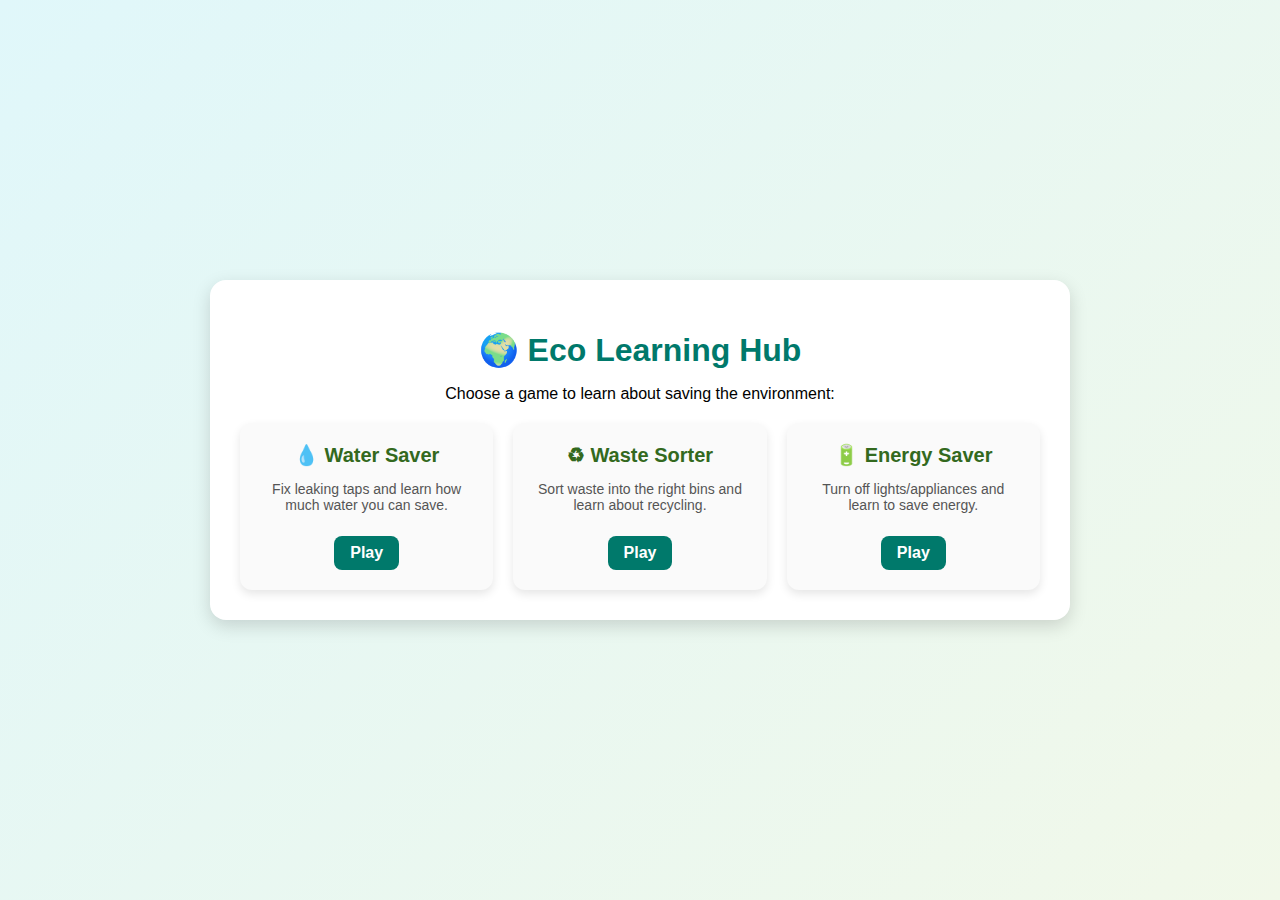
<file: index.html>
<!DOCTYPE html>
<html lang="en">
<head>
  <meta charset="UTF-8">
  <title>Eco Learning Hub</title>
  <link rel="stylesheet" href="index.css">
</head>
<body>
  <div class="container">
    <h1>🌍 Eco Learning Hub</h1>
    <p>Choose a game to learn about saving the environment:</p>

    <div class="game-grid">
      <div class="game-card">
        <h2>💧 Water Saver</h2>
        <p>Fix leaking taps and learn how much water you can save.</p>
        <a href="level1.html" class="play-btn">Play</a>
      </div>

      <div class="game-card">
        <h2>♻ Waste Sorter</h2>
        <p>Sort waste into the right bins and learn about recycling.</p>
        <a href="level2.html" class="play-btn">Play</a>
      </div>

      <div class="game-card">
        <h2>🔋 Energy Saver</h2>
        <p>Turn off lights/appliances and learn to save energy.</p>
        <a href="level3.html" class="play-btn">Play</a>
      </div>
    </div>
  </div>
</body>
</html>
</file>
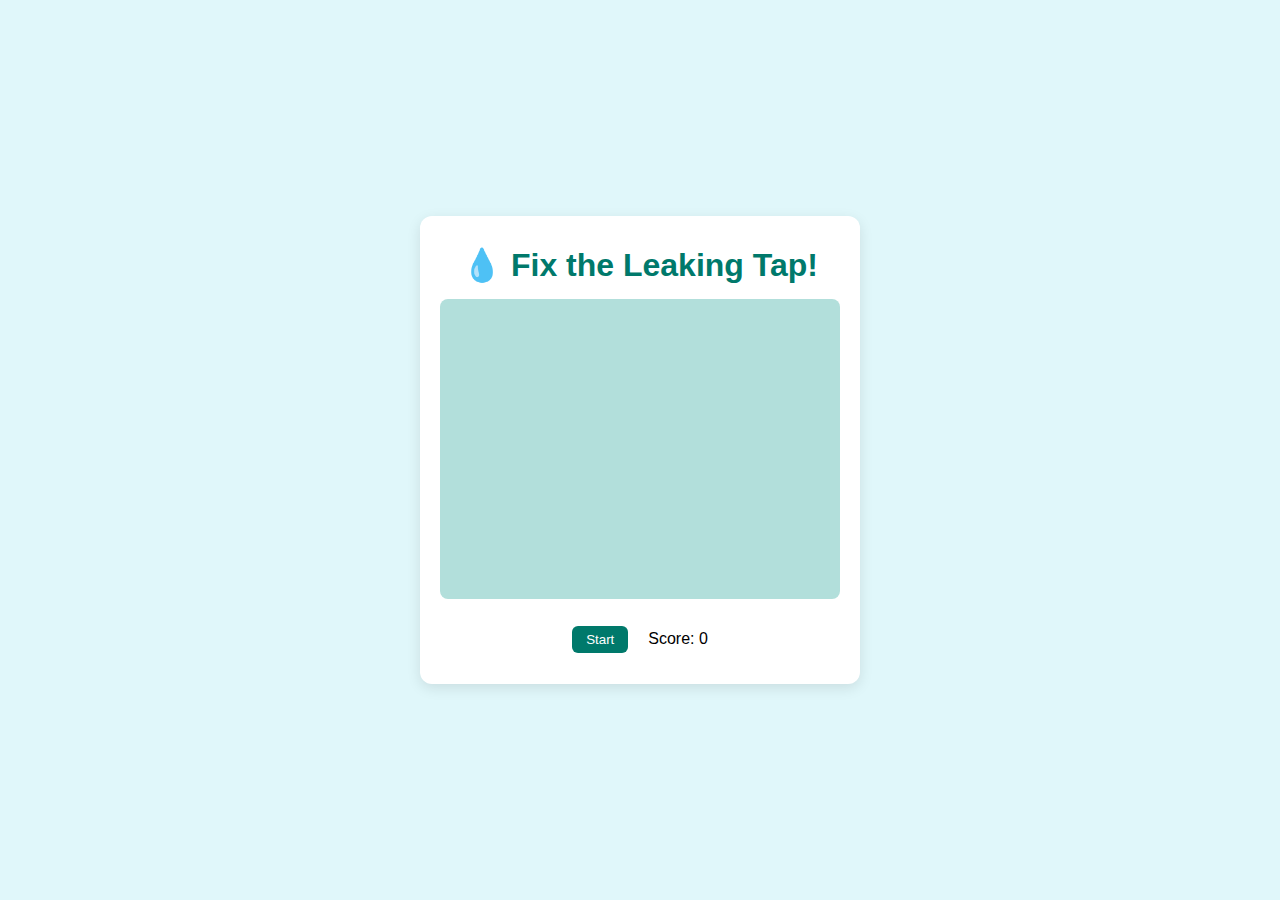
<file: level1.html>
<!DOCTYPE html>
<html lang="en">
<head>
  <meta charset="UTF-8">
  <title>Water Leaking Fix</title>
  <link rel="stylesheet" href="level1.css">
</head>
<body>
  <div class="game-container">
    <h1>💧 Fix the Leaking Tap!</h1>
    
    <!-- Game Area -->
    <div id="game-area"></div>
    
    <!-- HUD -->
    <div class="hud">
      <button onclick="startGame()">Start</button>
      <p>Score: <span id="score">0</span></p>
    </div>

    <!-- Quiz Section (hidden initially) -->
    <div id="quiz-section" class="hidden">
      <h2>🌍 Quick Quiz</h2>
      <p id="question"></p>
      <div id="options"></div>
      <p id="feedback"></p>
      <button id="next-btn" onclick="nextQuestion()" class="hidden">Next</button>
    </div>
  </div>

  <script src="level1.js"></script>
</body>
</html>
</file>
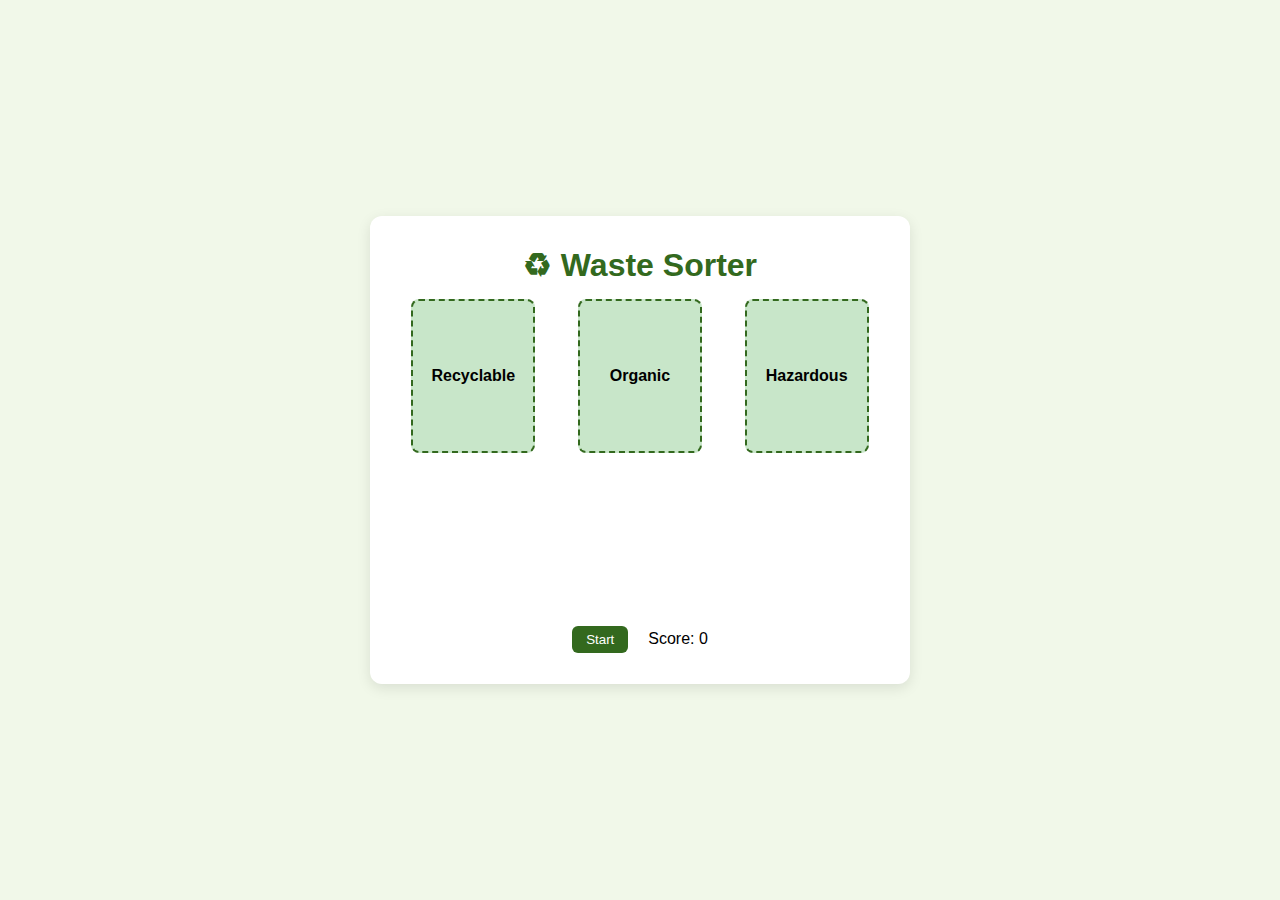
<file: level2.html>
<!DOCTYPE html>
<html lang="en">
<head>
  <meta charset="UTF-8">
  <title>Waste Sorter Game</title>
  <link rel="stylesheet" href="level2.css">
</head>
<body>
  <div class="game-container">
    <h1>♻ Waste Sorter</h1>

    <!-- Game Area -->
    <div id="game-area">
      <div class="bins">
        <div class="bin" id="recyclable">Recyclable</div>
        <div class="bin" id="organic">Organic</div>
        <div class="bin" id="hazardous">Hazardous</div>
      </div>
      <div id="items"></div>
    </div>

    <!-- HUD -->
    <div class="hud">
      <button onclick="startGame()">Start</button>
      <p>Score: <span id="score">0</span></p>
    </div>

    <!-- Quiz Section -->
    <div id="quiz-section" class="hidden">
      <h2>🌍 Quick Quiz</h2>
      <p id="question"></p>
      <div id="options"></div>
      <p id="feedback"></p>
      <button id="next-btn" onclick="nextQuestion()" class="hidden">Next</button>
    </div>
  </div>

  <script src="level2.js"></script>
</body>
</html>
</file>
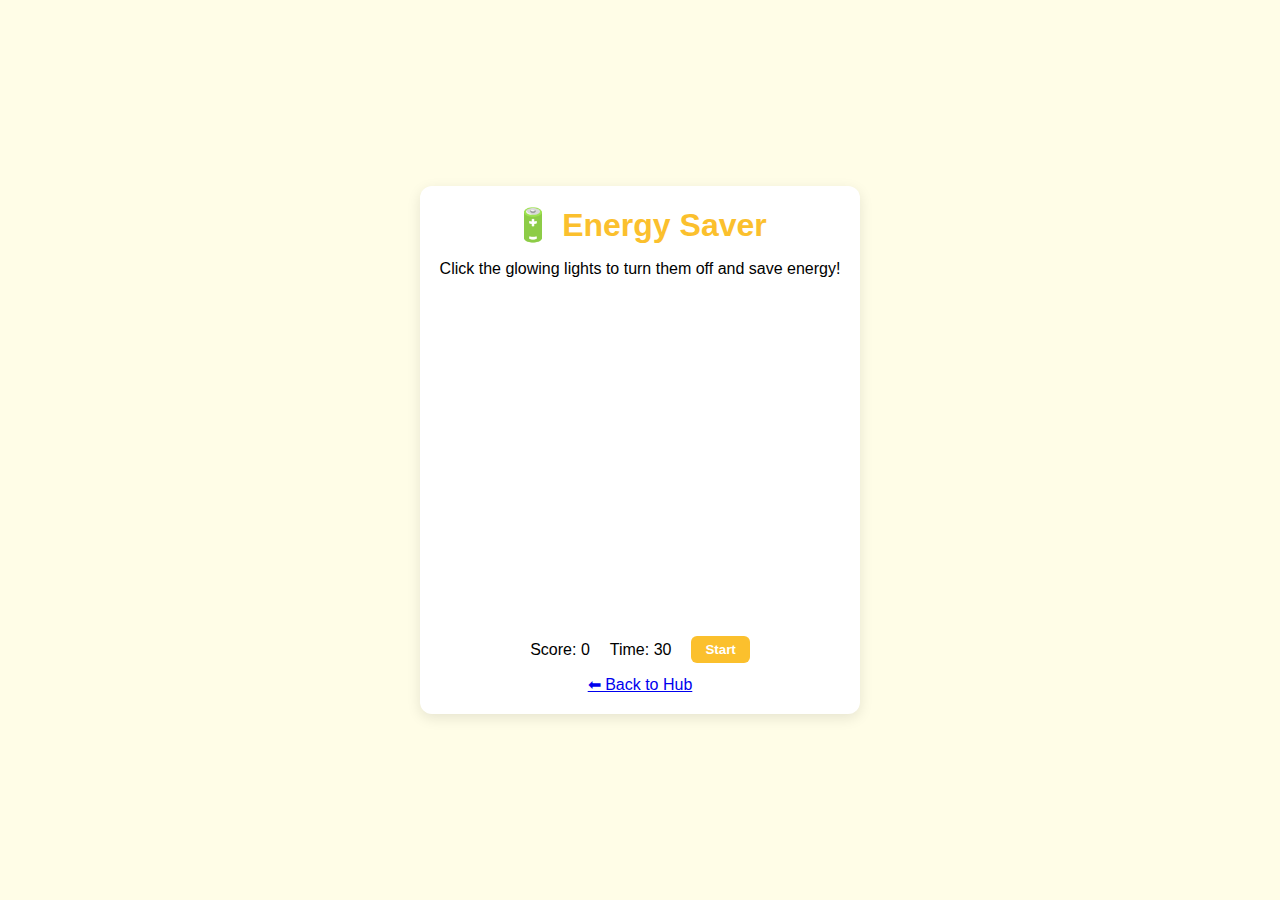
<file: level3.html>
<!DOCTYPE html>
<html lang="en">
<head>
  <meta charset="UTF-8">
  <title>Energy Saver</title>
  <link rel="stylesheet" href="level3.css">
</head>
<body>
  <div class="game-container">
    <h1>🔋 Energy Saver</h1>
    <p>Click the glowing lights to turn them off and save energy!</p>
    <div id="grid" class="grid"></div>

    <div class="hud">
      <span id="score">Score: 0</span>
      <span id="timer">Time: 30</span>
      <button id="startBtn">Start</button>
    </div>

    <a href="index.html" class="back-btn">⬅ Back to Hub</a>
  </div>

  <!-- Script loaded at the end -->
  <script src="level3.js"></script>
</body>
</html>
</file>
<file: index.css>
body {
  font-family: "Segoe UI", sans-serif;
  background: linear-gradient(135deg, #e0f7fa, #f1f8e9);
  margin: 0;
  display: flex;
  justify-content: center;
  align-items: center;
  height: 100vh;
}

.container {
  text-align: center;
  background: #fff;
  padding: 30px;
  border-radius: 16px;
  box-shadow: 0 6px 18px rgba(0,0,0,0.15);
  width: 800px;
}

h1 {
  margin-bottom: 10px;
  color: #00796b;
}

p {
  margin-bottom: 20px;
}

.game-grid {
  display: grid;
  grid-template-columns: repeat(3, 1fr);
  gap: 20px;
}

.game-card {
  background: #fafafa;
  padding: 20px;
  border-radius: 12px;
  box-shadow: 0 4px 10px rgba(0,0,0,0.1);
  transition: transform 0.2s, box-shadow 0.2s;
}

.game-card:hover {
  transform: translateY(-5px);
  box-shadow: 0 8px 20px rgba(0,0,0,0.15);
}

.game-card h2 {
  margin: 0 0 10px;
  color: #33691e;
  font-size: 20px;
}

.game-card p {
  font-size: 14px;
  color: #555;
  margin-bottom: 15px;
  min-height: 40px;
}

.play-btn {
  display: inline-block;
  padding: 8px 16px;
  background: #00796b;
  color: white;
  border-radius: 8px;
  text-decoration: none;
  font-weight: bold;
  transition: 0.3s;
}

.play-btn:hover {
  background: #004d40;
}

.disabled {
  opacity: 0.6;
  pointer-events: none;
}

.coming {
  display: inline-block;
  padding: 6px 10px;
  background: #ccc;
  border-radius: 6px;
  font-size: 12px;
  font-weight: bold;
  color: #333;
}
</file>
<file: level1.css>
body {
  font-family: "Segoe UI", sans-serif;
  background: #e0f7fa;
  margin: 0;
  display: flex;
  justify-content: center;
  align-items: center;
  height: 100vh;
}

.game-container {
  text-align: center;
  background: #fff;
  padding: 20px;
  border-radius: 12px;
  box-shadow: 0 4px 14px rgba(0,0,0,0.1);
  width: 400px;
}

h1, h2 {
  color: #00796b;
  margin: 10px 0;
}

.hud {
  margin-top: 15px;
  display: flex;
  justify-content: center;
  gap: 20px;
  align-items: center;
}

button {
  padding: 6px 14px;
  border: none;
  background: #00796b;
  color: white;
  border-radius: 6px;
  cursor: pointer;
}

#game-area {
  width: 100%;
  height: 300px;
  position: relative;
  margin-top: 15px;
  background: #b2dfdb;
  border-radius: 8px;
  overflow: hidden;
}

/* Tap image */
.tap {
  width: 50px;
  height: 50px;
  background: url('assets/tap.png') no-repeat center/cover;
  position: absolute;
  cursor: pointer;
}

/* Water drop under tap */
.tap .drop {
  width: 10px;
  height: 15px;
  background: #00aaff;
  border-radius: 50%;
  position: absolute;
  top: 45px;
  left: 20px;
  animation: drip 0.8s infinite;
}

/* Drop animation */
@keyframes drip {
  0% { transform: translateY(0); opacity: 1; }
  80% { transform: translateY(30px); opacity: 1; }
  100% { transform: translateY(40px); opacity: 0; }
}

/* Quiz Section */
.hidden {
  display: none;
}

#options button {
  display: block;
  margin: 6px auto;
  width: 80%;
}
</file>
<file: level2.css>
body {
  font-family: "Segoe UI", sans-serif;
  background: #f1f8e9;
  margin: 0;
  display: flex;
  justify-content: center;
  align-items: center;
  height: 100vh;
}

.game-container {
  text-align: center;
  background: #fff;
  padding: 20px;
  border-radius: 12px;
  box-shadow: 0 4px 14px rgba(0,0,0,0.1);
  width: 500px;
}

h1, h2 {
  color: #33691e;
  margin: 10px 0;
}

.hud {
  margin-top: 15px;
  display: flex;
  justify-content: center;
  gap: 20px;
  align-items: center;
}

button {
  padding: 6px 14px;
  border: none;
  background: #33691e;
  color: white;
  border-radius: 6px;
  cursor: pointer;
}

#game-area {
  width: 100%;
  height: 300px;
  margin-top: 15px;
  position: relative;
}

/* Bins */
.bins {
  display: flex;
  justify-content: space-around;
  margin-top: 10px;
}
.bin {
  width: 120px;
  height: 150px;
  background: #c8e6c9;
  border: 2px dashed #33691e;
  border-radius: 8px;
  display: flex;
  justify-content: center;
  align-items: center;
  font-weight: bold;
}

/* Items */
.item {
  width: 60px;
  height: 60px;
  margin: 10px;
  background: #ffcc80;
  border-radius: 6px;
  display: flex;
  justify-content: center;
  align-items: center;
  cursor: grab;
  font-size: 14px;
  font-weight: bold;
}

/* Quiz Section */
.hidden {
  display: none;
}

#options button {
  display: block;
  margin: 6px auto;
  width: 80%;
}
</file>
<file: level3.css>
body {
  font-family: "Segoe UI", sans-serif;
  background: #fffde7; /* light yellow background */
  margin: 0;
  display: flex;
  justify-content: center;
  align-items: center;
  height: 100vh;
}

.game-container {
  text-align: center;
  background: #fff;
  padding: 20px;
  border-radius: 12px;
  box-shadow: 0 4px 14px rgba(0, 0, 0, 0.1);
}

h1 {
  color: #fbc02d;
  margin: 0;
}

.hud {
  margin: 12px 0;
  display: flex;
  justify-content: center;
  gap: 20px;
  align-items: center;
}

button {
  padding: 6px 14px;
  border: none;
  background: #fbc02d;
  color: white;
  font-weight: bold;
  border-radius: 6px;
  cursor: pointer;
  transition: 0.3s;
}

button:hover {
  background: #f9a825;
}

.grid {
  display: grid;
  grid-template-columns: repeat(3, 100px);
  grid-template-rows: repeat(3, 100px);
  gap: 15px;
  justify-content: center;
  margin-top: 15px;
}

.cell {
  width: 100px;
  height: 100px;
  display: flex;
  justify-content: center;
  align-items: center;
}

/* Default light (ON) */
.light {
  width: 70px;
  height: 70px;
  border-radius: 50%;
  background: #ffeb3b;
  box-shadow: 0 0 25px 8px #ffeb3b;
  cursor: pointer;
  transition: 0.3s;
}

/* Light OFF state */
.light.off {
  background: #9e9e9e;
  box-shadow: none;
}
</file>
